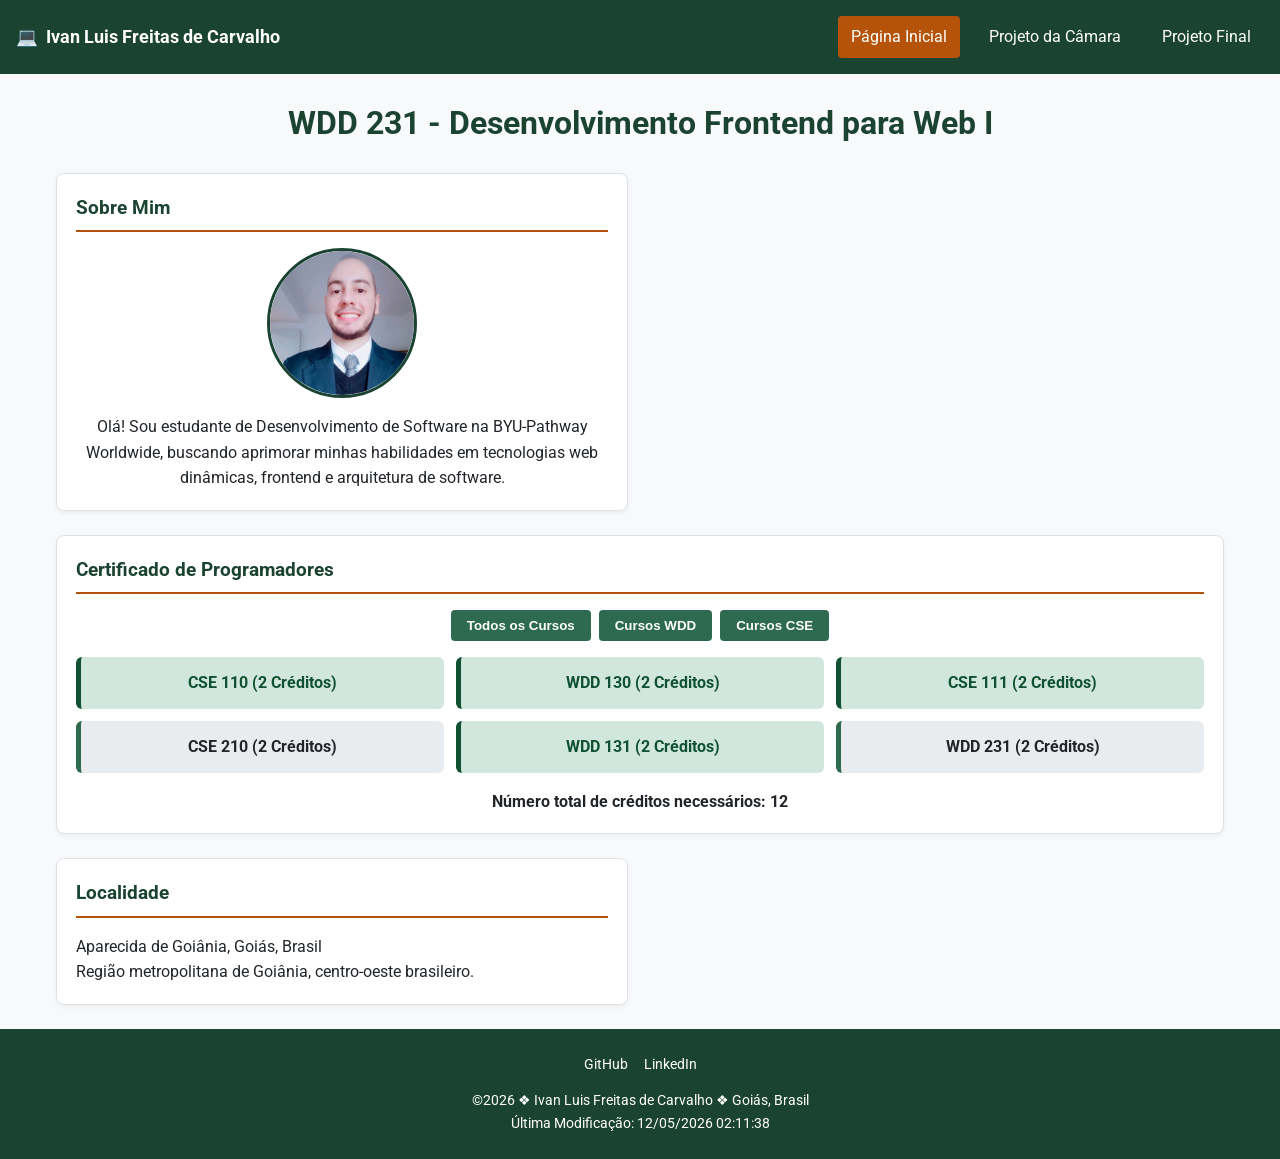
<file: index.html>
<!DOCTYPE html>
<html lang="pt-BR">
<head>
    <meta charset="UTF-8">
    <meta name="viewport" content="width=device-width, initial-scale=1.0">
    <meta name="description" content="Página inicial de WDD 231 - Desenvolvimento Frontend para Web I - Ivan Luis Freitas de Carvalho">
    <meta name="author" content="Ivan Luis Freitas de Carvalho">
    <title>WDD 231 - Desenvolvimento Frontend para Web I | Início</title>

    <!-- Google Fonts -->
    <link rel="preconnect" href="https://fonts.googleapis.com">
    <link rel="preconnect" href="https://fonts.gstatic.com" crossorigin>
    <link href="https://fonts.googleapis.com/css2?family=Roboto:wght@400;700&display=swap" rel="stylesheet">

    <!-- CSS -->
    <link rel="stylesheet" href="estilos/telas-pequenas.css">
    <link rel="stylesheet" href="estilos/telas-grandes.css">

    <!-- JavaScript com defer -->
    <script src="scripts/getdates.js" defer></script>
    <script src="scripts/courses.js" defer></script>
</head>
<body>
    <header>
        <div class="logo-container">
            <span class="logo-icon">💻</span>
            <span class="logo-text">Ivan Luis Freitas de Carvalho</span>
        </div>
        <button id="menu-btn" aria-label="Abrir menu de navegação">☰</button>
        <nav id="nav-menu">
            <ul>
                <li><a href="index.html" class="active">Página Inicial</a></li>
                <li><a href="camara/index.html">Projeto da Câmara</a></li>
                <li><a href="#">Projeto Final</a></li>
            </ul>
        </nav>
    </header>

    <main>
        <h1>WDD 231 - Desenvolvimento Frontend para Web I</h1>

        <div class="grid-container">
            <section class="card">
                <h2>Sobre Mim</h2>
                <div class="about-content">
                    <img src="imagens/perfil.jpg" alt="Foto de Perfil de Ivan" width="150" height="150" loading="lazy">
                    <p>Olá! Sou estudante de Desenvolvimento de Software na BYU-Pathway Worldwide, buscando aprimorar minhas habilidades em tecnologias web dinâmicas, frontend e arquitetura de software.</p>
                </div>
            </section>

            <section class="card">
                <h2>Certificado de Programadores</h2>
                <div class="filter-buttons">
                    <button id="all-btn">Todos os Cursos</button>
                    <button id="wdd-btn">Cursos WDD</button>
                    <button id="cse-btn">Cursos CSE</button>
                </div>
                <div id="courses-container" class="courses-grid">
                    <!-- Gerado dinamicamente via JavaScript -->
                </div>
                <p id="total-credits" class="credits-info"></p>
            </section>

            <section class="card">
                <h2>Localidade</h2>
                <p>Aparecida de Goiânia, Goiás, Brasil</p>
                <div class="map-placeholder">
                    <!-- Exemplo de conteúdo da região -->
                    <p>Região metropolitana de Goiânia, centro-oeste brasileiro.</p>
                </div>
            </section>
        </div>
    </main>

    <footer>
        <div class="social-links">
            <a href="https://github.com/ivancarvalho" target="_blank" rel="noopener">GitHub</a>
            <a href="https://www.linkedin.com/in/ivan-luis-freitas-de-carvalho-46660b95/" target="_blank" rel="noopener">LinkedIn</a>
        </div>
        <p>&copy;<span id="currentyear"></span> ❖ Ivan Luis Freitas de Carvalho ❖ Goiás, Brasil</p>
        <p id="ultimaModificacao"></p>
    </footer>
</body>
</html>
</file>
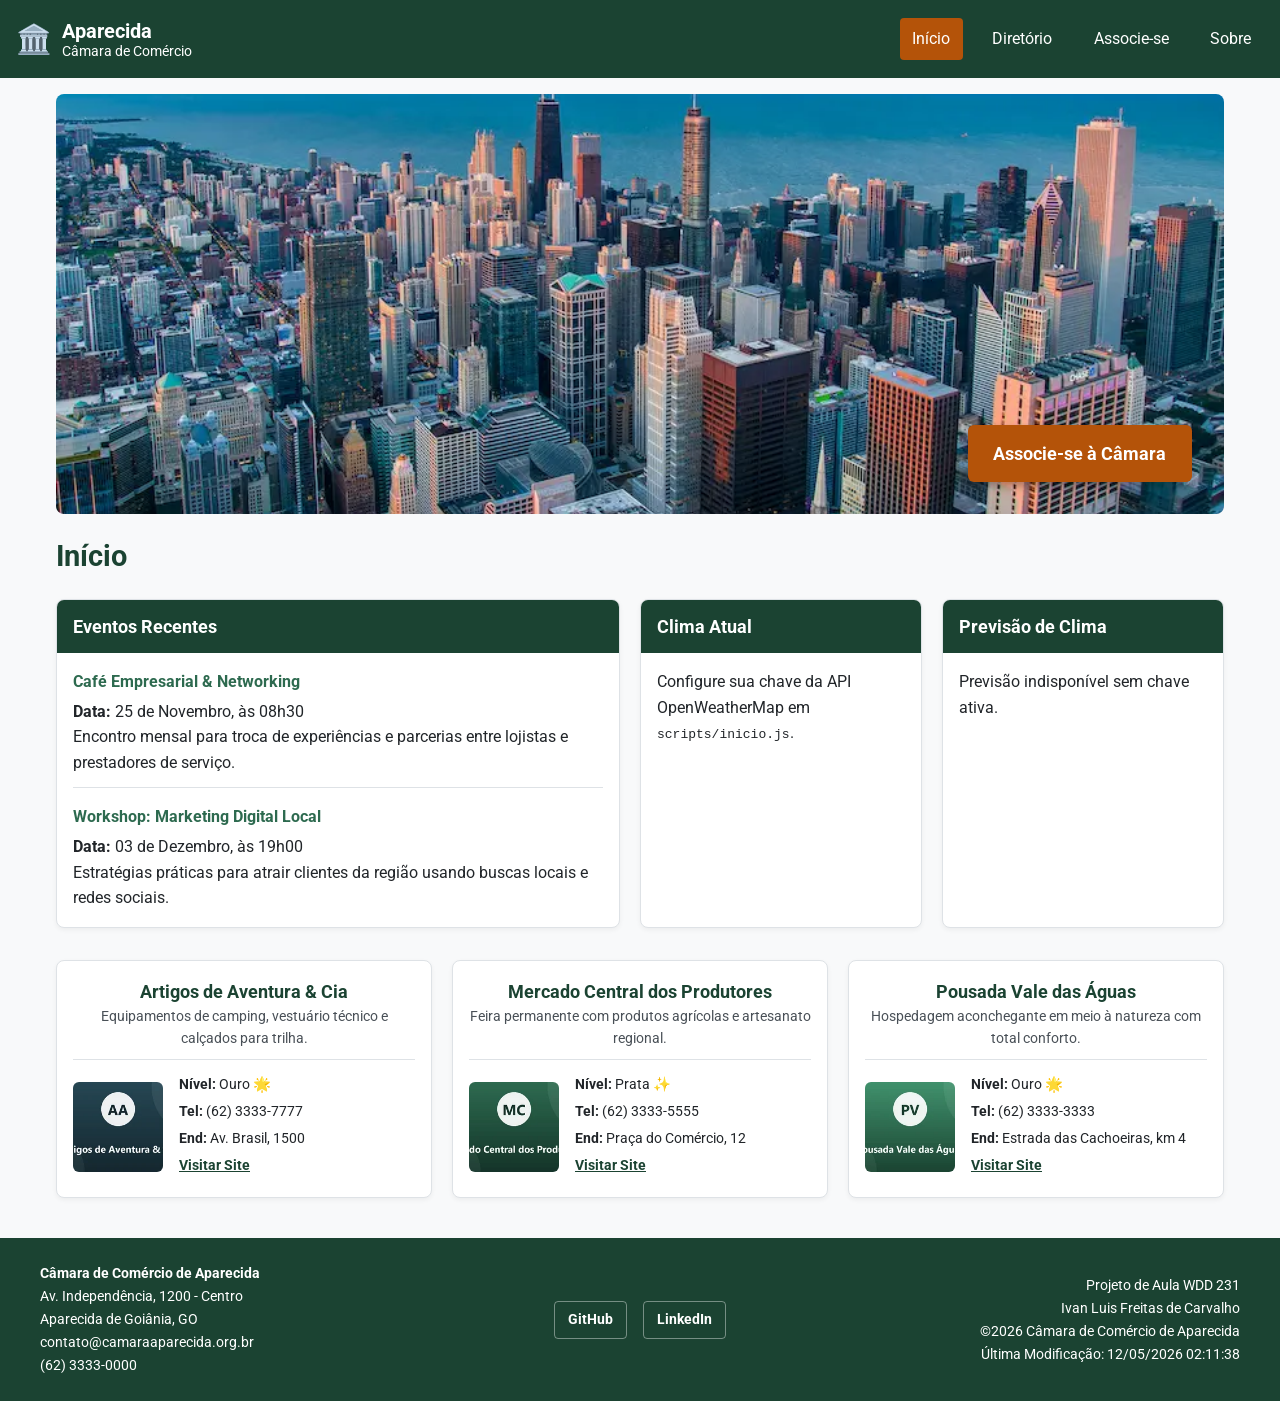
<file: camara/index.html>
<!DOCTYPE html>
<html lang="pt-BR">
<head>
    <meta charset="UTF-8">
    <meta name="viewport" content="width=device-width, initial-scale=1.0">
    <meta name="description" content="Página Inicial da Câmara de Comércio de Aparecida - Conectando empresas, eventos locais e desenvolvimento econômico.">
    <meta name="author" content="Ivan Luis Freitas de Carvalho">

    <!-- Open Graph Meta Tags -->
    <meta property="og:title" content="Câmara de Comércio de Aparecida | Início">
    <meta property="og:description" content="Fortalecendo o comércio local, promovendo networking e impulsionando negócios na região.">
    <meta property="og:image" content="https://ivancarvalho.github.io/wdd231/camara/imagens/hero.webp">
    <meta property="og:url" content="https://ivancarvalho.github.io/wdd231/camara/index.html">
    <meta property="og:type" content="website">

    <title>Câmara de Comércio de Aparecida | Página Inicial</title>

    <!-- Favicon -->
    <link rel="icon" href="imagens/favicon.ico">

    <!-- Google Fonts -->
    <link rel="preconnect" href="https://fonts.googleapis.com">
    <link rel="preconnect" href="https://fonts.gstatic.com" crossorigin>
    <link href="https://fonts.googleapis.com/css2?family=Roboto:wght@400;700&display=swap" rel="stylesheet">

    <!-- CSS Compartilhado -->
    <link rel="stylesheet" href="estilos/camara-pequena.css">
    <link rel="stylesheet" href="estilos/camara-grande.css">

    <!-- JavaScript com defer -->
    <script src="scripts/inicio.js" defer></script>
</head>
<body>
    <header>
        <div class="logo-container">
            <span class="logo-icon" aria-hidden="true">🏛️</span>
            <div class="site-title">
                <span class="brand-name">Aparecida</span>
                <span class="brand-sub">Câmara de Comércio</span>
            </div>
        </div>
        <button id="menu-btn" aria-label="Abrir menu de navegação">☰</button>
        <nav id="nav-menu">
            <ul>
                <li><a href="index.html" class="active">Início</a></li>
                <li><a href="diretorio.html">Diretório</a></li>
                <li><a href="associacao.html">Associe-se</a></li>
                <li><a href="sobre.html">Sobre</a></li>
            </ul>
        </nav>
    </header>

    <main>
        <!-- Seção Hero com tag <img> e CTA sobreposto -->
        <section class="hero-section">
            <img src="imagens/hero.webp" alt="Vista aérea de uma cidade com prédios comerciais ao entardecer" width="900" height="554">
            <a href="associacao.html" class="cta-button">Associe-se à Câmara</a>
        </section>

        <h1>Início</h1>

        <!-- Grade de 3 colunas: Eventos, Clima Atual e Previsão -->
        <div class="home-info-grid">
            <section class="info-card">
                <h2>Eventos Recentes</h2>
                <div class="card-body">
                    <article class="event-item">
                        <h3>Café Empresarial & Networking</h3>
                        <p><strong>Data:</strong> 25 de Novembro, às 08h30</p>
                        <p>Encontro mensal para troca de experiências e parcerias entre lojistas e prestadores de serviço.</p>
                    </article>
                    <article class="event-item">
                        <h3>Workshop: Marketing Digital Local</h3>
                        <p><strong>Data:</strong> 03 de Dezembro, às 19h00</p>
                        <p>Estratégias práticas para atrair clientes da região usando buscas locais e redes sociais.</p>
                    </article>
                </div>
            </section>

            <section class="info-card">
                <h2>Clima Atual</h2>
                <div id="current-weather" class="card-body weather-current">
                    <p>Carregando dados meteorológicos...</p>
                </div>
            </section>

            <section class="info-card">
                <h2>Previsão de Clima</h2>
                <div id="forecast-weather" class="card-body weather-forecast">
                    <p>Carregando previsão de 3 dias...</p>
                </div>
            </section>
        </div>

        <!-- Seção de Empresas em Destaque (Ouro/Prata aleatórias) -->
        <section class="spotlights-section">
            <h2 class="visually-hidden">Empresas em Destaque</h2>
            <div id="spotlights-container" class="spotlights-grid">
                <!-- Preenchido dinamicamente via JS -->
            </div>
        </section>
    </main>

    <footer>
        <div class="footer-grid">
            <div class="footer-contact">
                <p><strong>Câmara de Comércio de Aparecida</strong></p>
                <p>Av. Independência, 1200 - Centro</p>
                <p>Aparecida de Goiânia, GO</p>
                <p>contato@camaraaparecida.org.br</p>
                <p>(62) 3333-0000</p>
            </div>

            <div class="social-links">
                <a href="https://github.com/ivancarvalho" target="_blank" rel="noopener">GitHub</a>
                <a href="https://www.linkedin.com/in/ivan-luis-freitas-de-carvalho-46660b95/" target="_blank" rel="noopener">LinkedIn</a>
            </div>

            <div class="footer-meta">
                <p>Projeto de Aula WDD 231</p>
                <p>Ivan Luis Freitas de Carvalho</p>
                <p>&copy;<span id="currentyear"></span> Câmara de Comércio de Aparecida</p>
                <p id="ultimaModificacao"></p>
            </div>
        </div>
    </footer>
</body>
</html>
</file>
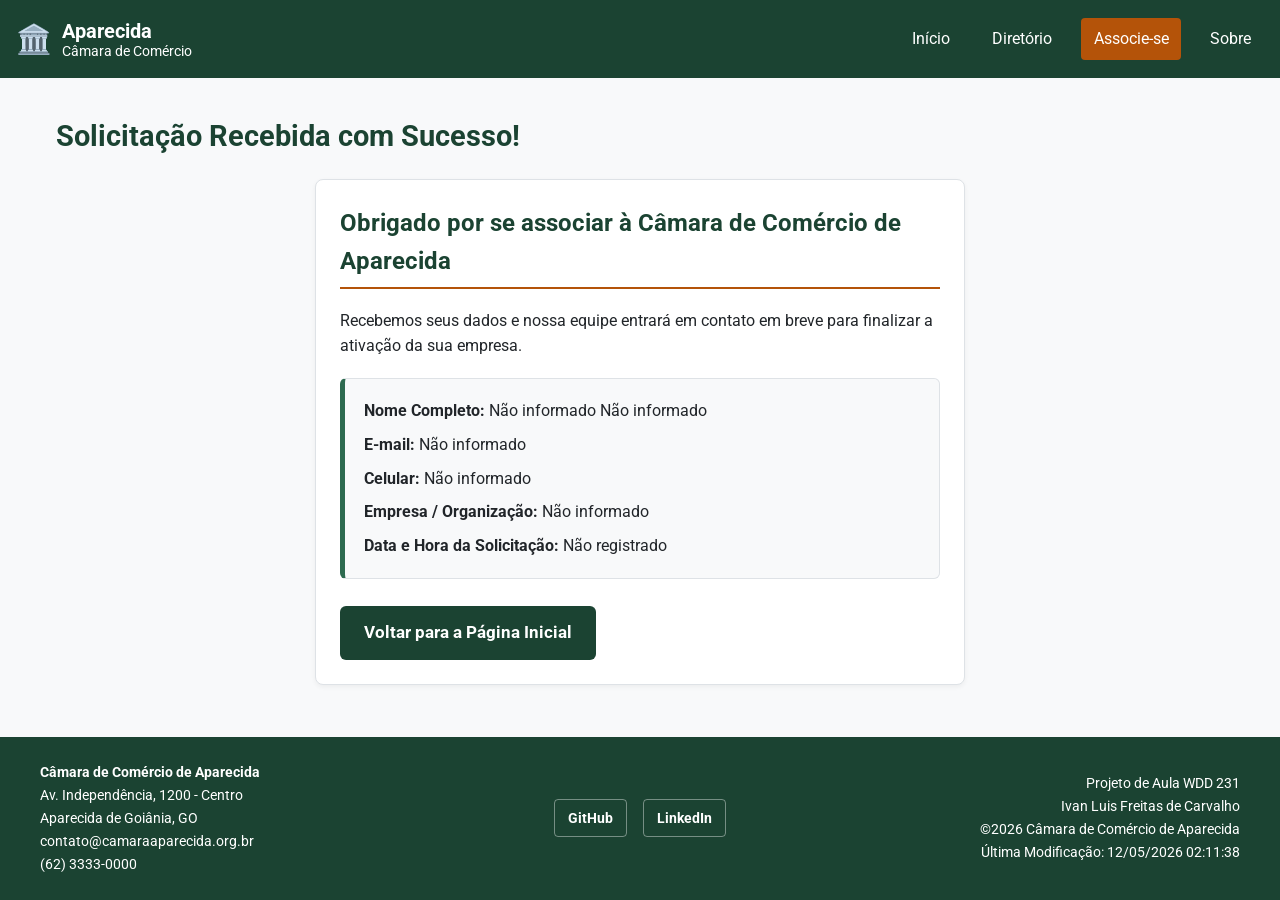
<file: camara/agradecimento.html>
<!DOCTYPE html>
<html lang="pt-BR">
<head>
    <meta charset="UTF-8">
    <meta name="viewport" content="width=device-width, initial-scale=1.0">
    <meta name="description" content="Confirmação de solicitação de associação - Câmara de Comércio de Aparecida.">
    <meta name="author" content="Ivan Luis Freitas de Carvalho">

    <title>Câmara de Comércio de Aparecida | Agradecimento</title>

    <!-- Favicon -->
    <link rel="icon" href="imagens/favicon.ico">

    <!-- Google Fonts -->
    <link rel="preconnect" href="https://fonts.googleapis.com">
    <link rel="preconnect" href="https://fonts.gstatic.com" crossorigin>
    <link href="https://fonts.googleapis.com/css2?family=Roboto:wght@400;700&display=swap" rel="stylesheet">

    <!-- CSS Compartilhado -->
    <link rel="stylesheet" href="estilos/camara-pequena.css">
    <link rel="stylesheet" href="estilos/camara-grande.css">

    <!-- JavaScript com defer -->
    <script src="scripts/agradecimento.js" defer></script>
</head>
<body>
    <header>
        <div class="logo-container">
            <span class="logo-icon" aria-hidden="true">🏛️</span>
            <div class="site-title">
                <span class="brand-name">Aparecida</span>
                <span class="brand-sub">Câmara de Comércio</span>
            </div>
        </div>
        <button id="menu-btn" aria-label="Abrir menu de navegação">☰</button>
        <nav id="nav-menu">
            <ul>
                <li><a href="index.html">Início</a></li>
                <li><a href="diretorio.html">Diretório</a></li>
                <li><a href="associacao.html" class="active">Associe-se</a></li>
                <li><a href="sobre.html">Sobre</a></li>
            </ul>
        </nav>
    </header>

    <main>
        <h1>Solicitação Recebida com Sucesso!</h1>

        <section class="thankyou-card">
            <h2>Obrigado por se associar à Câmara de Comércio de Aparecida</h2>
            <p>Recebemos seus dados e nossa equipe entrará em contato em breve para finalizar a ativação da sua empresa.</p>

            <div id="submission-details" class="submission-summary">
                <!-- Preenchido dinamicamente via JavaScript -->
            </div>

            <a href="index.html" class="back-home-btn">Voltar para a Página Inicial</a>
        </section>
    </main>

    <footer>
        <div class="footer-grid">
            <div class="footer-contact">
                <p><strong>Câmara de Comércio de Aparecida</strong></p>
                <p>Av. Independência, 1200 - Centro</p>
                <p>Aparecida de Goiânia, GO</p>
                <p>contato@camaraaparecida.org.br</p>
                <p>(62) 3333-0000</p>
            </div>

            <div class="social-links">
                <a href="https://github.com/ivancarvalho" target="_blank" rel="noopener">GitHub</a>
                <a href="https://www.linkedin.com/in/ivan-luis-freitas-de-carvalho-46660b95/" target="_blank" rel="noopener">LinkedIn</a>
            </div>

            <div class="footer-meta">
                <p>Projeto de Aula WDD 231</p>
                <p>Ivan Luis Freitas de Carvalho</p>
                <p>&copy;<span id="currentyear"></span> Câmara de Comércio de Aparecida</p>
                <p id="ultimaModificacao"></p>
            </div>
        </div>
    </footer>
</body>
</html>
</file>
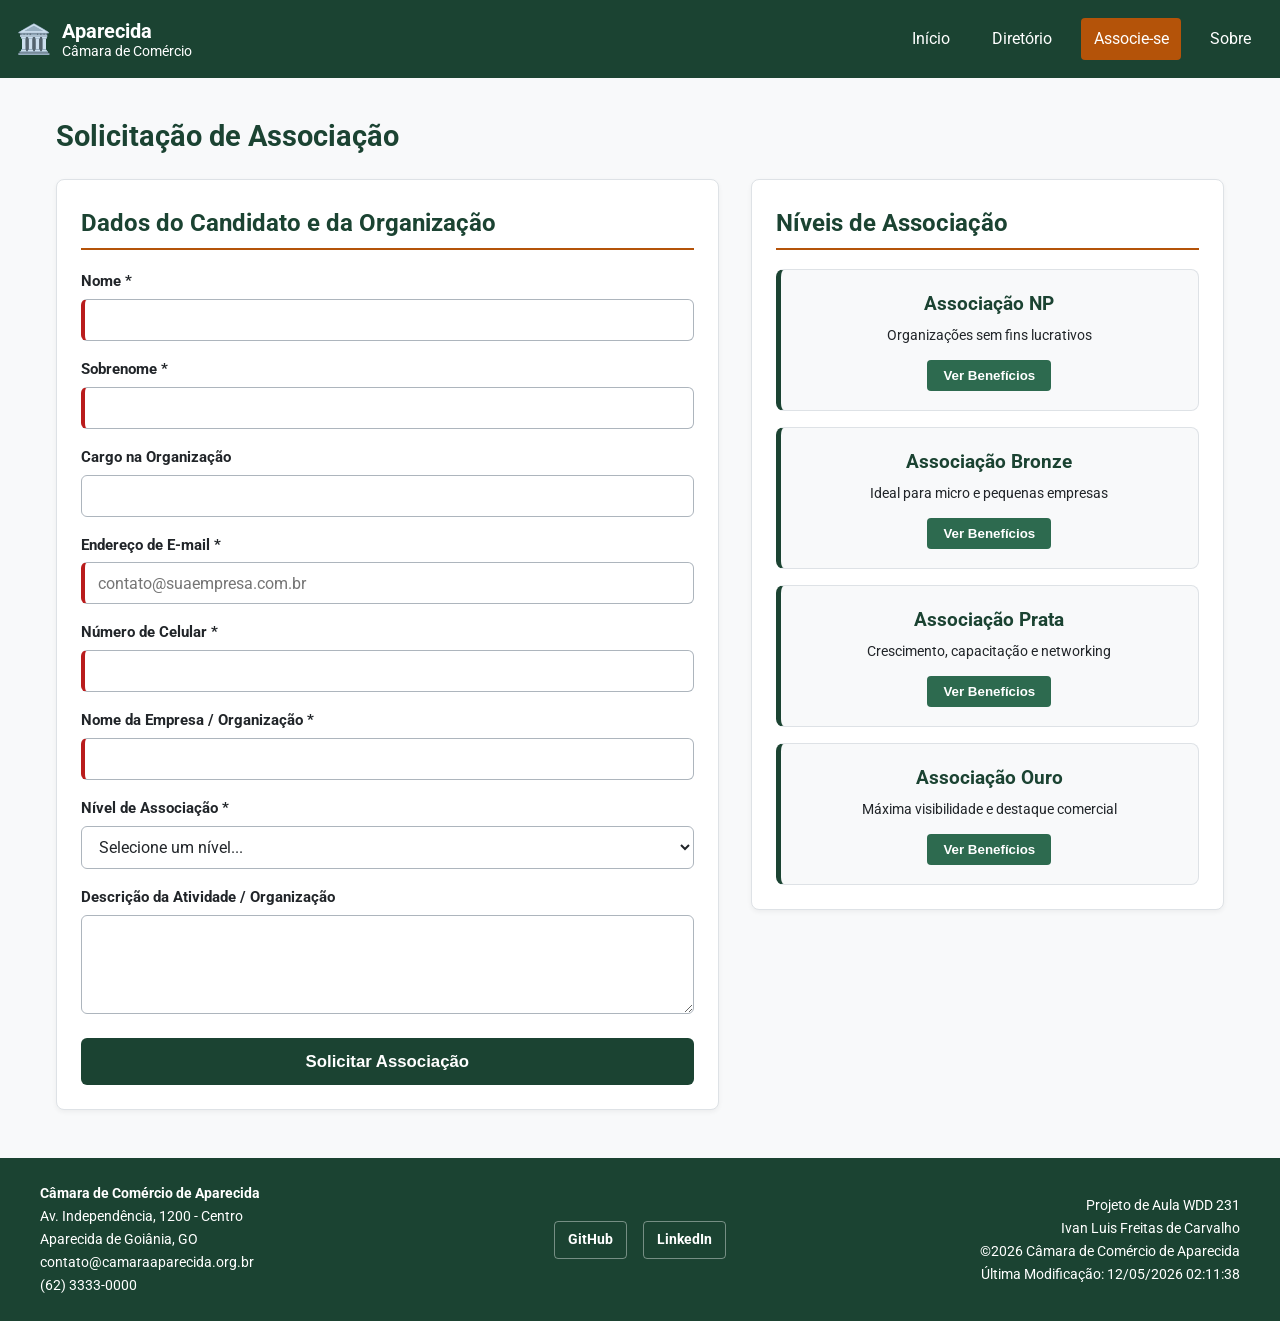
<file: camara/associacao.html>
<!DOCTYPE html>
<html lang="pt-BR">
<head>
    <meta charset="UTF-8">
    <meta name="viewport" content="width=device-width, initial-scale=1.0">
    <meta name="description" content="Associe-se à Câmara de Comércio de Aparecida - Conheça nossos planos de associação e envie sua proposta.">
    <meta name="author" content="Ivan Luis Freitas de Carvalho">

    <!-- Open Graph Meta Tags -->
    <meta property="og:title" content="Associe-se | Câmara de Comércio de Aparecida">
    <meta property="og:description" content="Fortaleça sua empresa com networking, eventos e visibilidade na Câmara de Comércio de Aparecida.">
    <meta property="og:image" content="https://ivancarvalho.github.io/wdd231/camara/imagens/hero.webp">
    <meta property="og:url" content="https://ivancarvalho.github.io/wdd231/camara/associacao.html">
    <meta property="og:type" content="website">

    <title>Câmara de Comércio de Aparecida | Associe-se</title>

    <!-- Favicon -->
    <link rel="icon" href="imagens/favicon.ico">

    <!-- Google Fonts -->
    <link rel="preconnect" href="https://fonts.googleapis.com">
    <link rel="preconnect" href="https://fonts.gstatic.com" crossorigin>
    <link href="https://fonts.googleapis.com/css2?family=Roboto:wght@400;700&display=swap" rel="stylesheet">

    <!-- CSS Compartilhado -->
    <link rel="stylesheet" href="estilos/camara-pequena.css">
    <link rel="stylesheet" href="estilos/camara-grande.css">

    <!-- JavaScript com defer -->
    <script src="scripts/associacao.js" defer></script>
</head>
<body>
    <header>
        <div class="logo-container">
            <span class="logo-icon" aria-hidden="true">🏛️</span>
            <div class="site-title">
                <span class="brand-name">Aparecida</span>
                <span class="brand-sub">Câmara de Comércio</span>
            </div>
        </div>
        <button id="menu-btn" aria-label="Abrir menu de navegação">☰</button>
        <nav id="nav-menu">
            <ul>
                <li><a href="index.html">Início</a></li>
                <li><a href="diretorio.html">Diretório</a></li>
                <li><a href="associacao.html" class="active">Associe-se</a></li>
                <li><a href="sobre.html">Sobre</a></li>
            </ul>
        </nav>
    </header>

    <main>
        <h1>Solicitação de Associação</h1>

        <div class="join-layout">
            <!-- Coluna 1: Formulário de Pedido de Associação -->
            <section class="form-section">
                <h2>Dados do Candidato e da Organização</h2>
                <form method="get" action="agradecimento.html" class="join-form">
                    <label>
                        Nome *
                        <input type="text" name="nome" title="Informe seu primeiro nome" autocomplete="given-name" required>
                    </label>

                    <label>
                        Sobrenome *
                        <input type="text" name="sobrenome" title="Informe seu sobrenome" autocomplete="family-name" required>
                    </label>

                    <label>
                        Cargo na Organização
                        <input type="text" name="cargo" title="Informe seu cargo (mínimo 7 letras, espaços ou hifens)" autocomplete="organization-title" pattern="[A-Za-zÀ-ÿ\s\-]{7,}">
                    </label>

                    <label>
                        Endereço de E-mail *
                        <input type="email" name="email" title="Informe um endereço de e-mail válido" autocomplete="email" placeholder="contato@suaempresa.com.br" required>
                    </label>

                    <label>
                        Número de Celular *
                        <input type="tel" name="telefone" title="Informe seu número de telefone celular com DDD" autocomplete="tel" required>
                    </label>

                    <label>
                        Nome da Empresa / Organização *
                        <input type="text" name="organizacao" title="Informe o nome da sua empresa ou organização" autocomplete="organization" required>
                    </label>

                    <label>
                        Nível de Associação *
                        <select name="nivel" title="Selecione o nível de associação desejado" required>
                            <option value="" disabled selected>Selecione um nível...</option>
                            <option value="np">Associação NP (Sem Fins Lucrativos - Isento)</option>
                            <option value="bronze">Associação Bronze</option>
                            <option value="silver">Associação Prata (Silver)</option>
                            <option value="gold">Associação Ouro (Gold)</option>
                        </select>
                    </label>

                    <label>
                        Descrição da Atividade / Organização
                        <textarea name="descricao" title="Descreva brevemente os produtos ou serviços da sua organização" rows="4"></textarea>
                    </label>

                    <input type="hidden" name="timestamp" id="timestamp">

                    <button type="submit" class="submit-btn">Solicitar Associação</button>
                </form>
            </section>

            <!-- Coluna 2: 4 Cartões de Níveis de Associação -->
            <section class="membership-section">
                <h2>Níveis de Associação</h2>
                <div class="membership-cards">
                    <article class="membership-card card-1">
                        <h3>Associação NP</h3>
                        <p>Organizações sem fins lucrativos</p>
                        <button type="button" class="modal-open-btn" data-modal="modal-np">Ver Benefícios</button>
                    </article>

                    <article class="membership-card card-2">
                        <h3>Associação Bronze</h3>
                        <p>Ideal para micro e pequenas empresas</p>
                        <button type="button" class="modal-open-btn" data-modal="modal-bronze">Ver Benefícios</button>
                    </article>

                    <article class="membership-card card-3">
                        <h3>Associação Prata</h3>
                        <p>Crescimento, capacitação e networking</p>
                        <button type="button" class="modal-open-btn" data-modal="modal-silver">Ver Benefícios</button>
                    </article>

                    <article class="membership-card card-4">
                        <h3>Associação Ouro</h3>
                        <p>Máxima visibilidade e destaque comercial</p>
                        <button type="button" class="modal-open-btn" data-modal="modal-gold">Ver Benefícios</button>
                    </article>
                </div>
            </section>
        </div>

        <!-- 4 Modais HTML (<dialog>) -->
        <dialog id="modal-np" class="membership-modal">
            <div class="modal-content">
                <h3>Associação NP (Sem Fins Lucrativos)</h3>
                <p><strong>Investimento:</strong> Gratuito (Isento de taxa)</p>
                <ul>
                    <li>Listagem básica no Diretório Comercial da Câmara</li>
                    <li>Acesso a reuniões comunitárias mensais</li>
                    <li>Divulgação de campanhas sociais no boletim informativo</li>
                </ul>
                <button type="button" class="modal-close-btn">Fechar</button>
            </div>
        </dialog>

        <dialog id="modal-bronze" class="membership-modal">
            <div class="modal-content">
                <h3>Associação Bronze</h3>
                <p><strong>Investimento:</strong> R$ 90,00 / mês</p>
                <ul>
                    <li>Listagem completa no Diretório Comercial com logotipo e link</li>
                    <li>Desconto de 15% em workshops e treinamentos</li>
                    <li>Convite para os cafés empresariais de networking</li>
                </ul>
                <button type="button" class="modal-close-btn">Fechar</button>
            </div>
        </dialog>

        <dialog id="modal-silver" class="membership-modal">
            <div class="modal-content">
                <h3>Associação Prata</h3>
                <p><strong>Investimento:</strong> R$ 180,00 / mês</p>
                <ul>
                    <li>Todos os benefícios do nível Bronze</li>
                    <li>Elegível para rotação nos Destaques da Página Inicial</li>
                    <li>Desconto de 30% em eventos e treinamentos</li>
                    <li>Publicação trimestral nas redes sociais da Câmara</li>
                </ul>
                <button type="button" class="modal-close-btn">Fechar</button>
            </div>
        </dialog>

        <dialog id="modal-gold" class="membership-modal">
            <div class="modal-content">
                <h3>Associação Ouro</h3>
                <p><strong>Investimento:</strong> R$ 320,00 / mês</p>
                <ul>
                    <li>Todos os benefícios do nível Prata</li>
                    <li>Prioridade máxima nos Destaques da Página Inicial</li>
                    <li>Acesso gratuito a todos os almoços executivos e treinamentos</li>
                    <li>Oportunidade de patrocínio master em feiras e eventos anuais</li>
                </ul>
                <button type="button" class="modal-close-btn">Fechar</button>
            </div>
        </dialog>
    </main>

    <footer>
        <div class="footer-grid">
            <div class="footer-contact">
                <p><strong>Câmara de Comércio de Aparecida</strong></p>
                <p>Av. Independência, 1200 - Centro</p>
                <p>Aparecida de Goiânia, GO</p>
                <p>contato@camaraaparecida.org.br</p>
                <p>(62) 3333-0000</p>
            </div>

            <div class="social-links">
                <a href="https://github.com/ivancarvalho" target="_blank" rel="noopener">GitHub</a>
                <a href="https://www.linkedin.com/in/ivan-luis-freitas-de-carvalho-46660b95/" target="_blank" rel="noopener">LinkedIn</a>
            </div>

            <div class="footer-meta">
                <p>Projeto de Aula WDD 231</p>
                <p>Ivan Luis Freitas de Carvalho</p>
                <p>&copy;<span id="currentyear"></span> Câmara de Comércio de Aparecida</p>
                <p id="ultimaModificacao"></p>
            </div>
        </div>
    </footer>
</body>
</html>
</file>
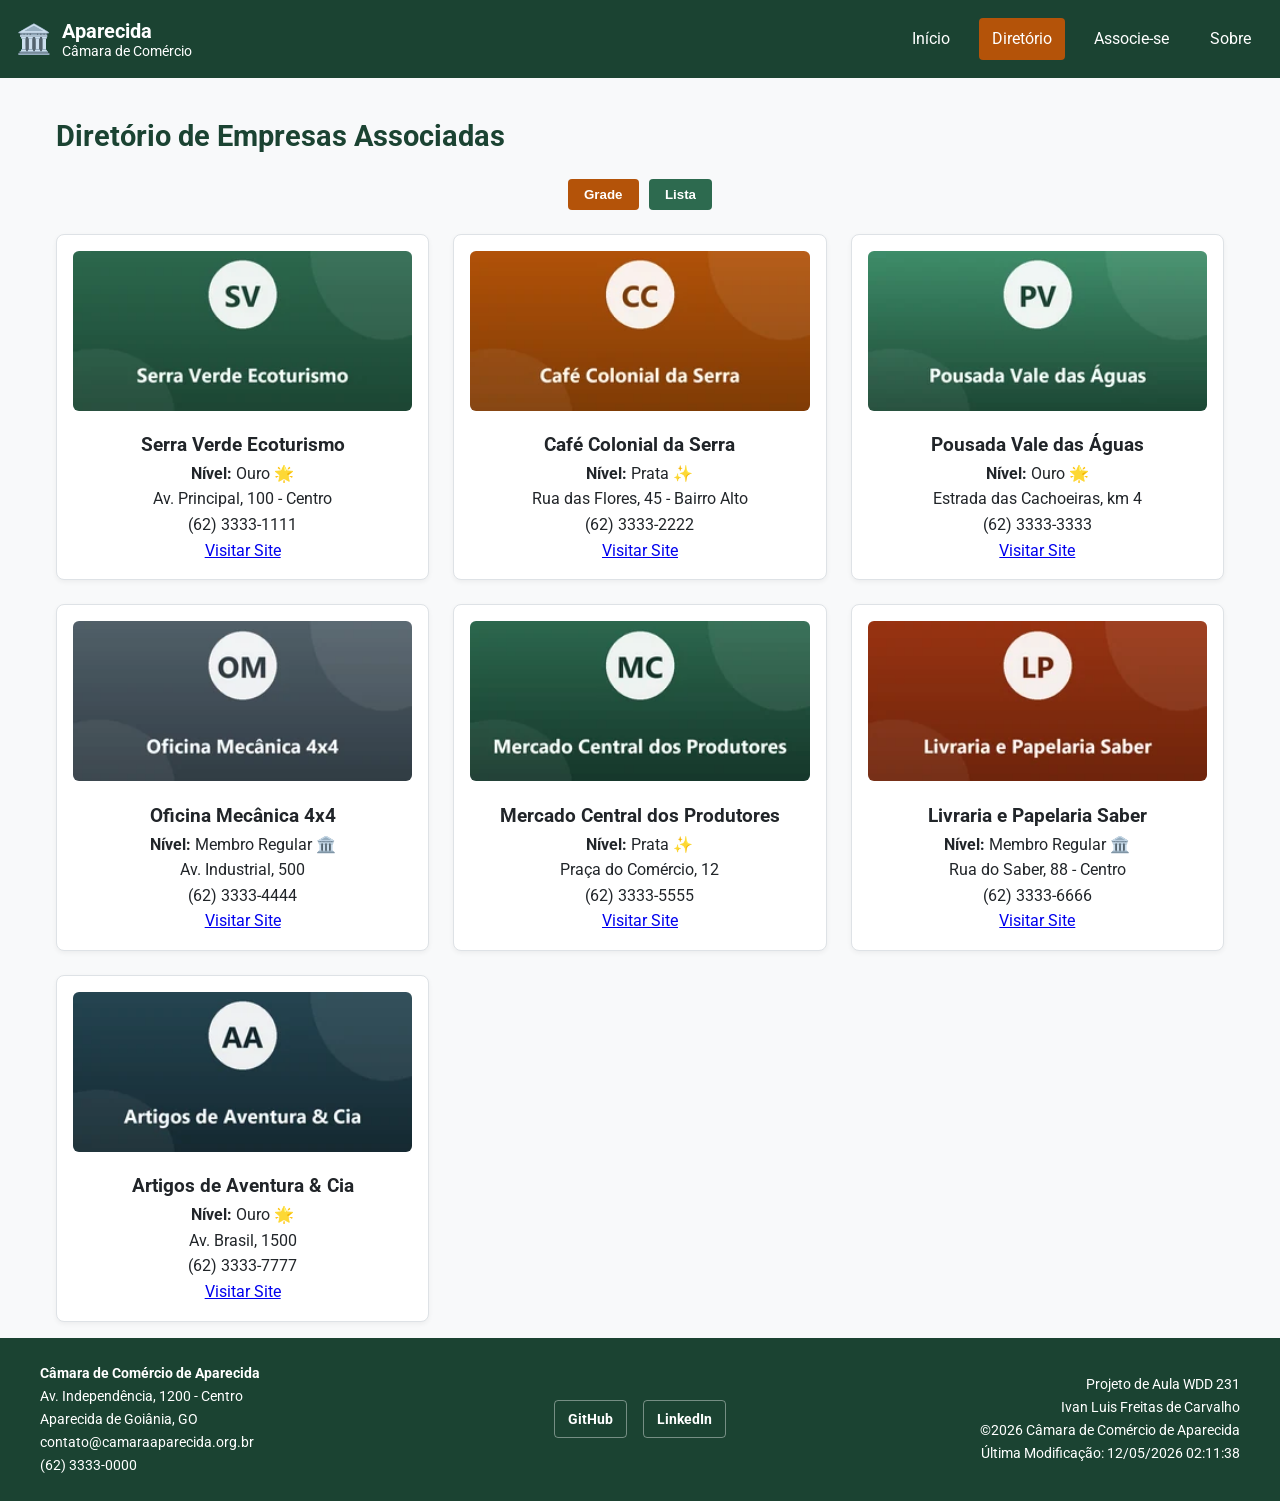
<file: camara/diretorio.html>
<!DOCTYPE html>
<html lang="pt-BR">
<head>
    <meta charset="UTF-8">
    <meta name="viewport" content="width=device-width, initial-scale=1.0">
    <meta name="description" content="Diretório de Empresas e Associações - Câmara de Comércio de Aparecida">
    <meta name="author" content="Ivan Luis Freitas de Carvalho">
    
    <!-- Open Graph Meta Tags (Facebook) -->
    <meta property="og:title" content="Diretório Comercial | Câmara de Comércio de Aparecida">
    <meta property="og:description" content="Conheça as empresas locais associadas e impulsione o comércio regional.">
    <meta property="og:image" content="https://ivancarvalho.github.io/wdd231/camara/imagens/empresa1.webp">
    <meta property="og:url" content="https://ivancarvalho.github.io/wdd231/camara/diretorio.html">
    <meta property="og:type" content="website">

    <title>Câmara de Comércio | Diretório de Membros</title>

    <!-- Favicon -->
    <link rel="icon" href="imagens/favicon.ico">

    <!-- Google Fonts -->
    <link rel="preconnect" href="https://fonts.googleapis.com">
    <link rel="preconnect" href="https://fonts.gstatic.com" crossorigin>
    <link href="https://fonts.googleapis.com/css2?family=Roboto:wght@400;700&display=swap" rel="stylesheet">

    <!-- CSS -->
    <link rel="stylesheet" href="estilos/camara-pequena.css">
    <link rel="stylesheet" href="estilos/camara-grande.css">

    <!-- JavaScript com defer -->
    <script src="scripts/diretorio.js" defer></script>
</head>
<body>
    <header>
        <div class="logo-container">
            <span class="logo-icon" aria-hidden="true">🏛️</span>
            <div class="site-title">
                <span class="brand-name">Aparecida</span>
                <span class="brand-sub">Câmara de Comércio</span>
            </div>
        </div>
        <button id="menu-btn" aria-label="Abrir menu de navegação">☰</button>
        <nav id="nav-menu">
            <ul>
                <li><a href="index.html">Início</a></li>
                <li><a href="diretorio.html" class="active">Diretório</a></li>
                <li><a href="associacao.html">Associe-se</a></li>
                <li><a href="sobre.html">Sobre</a></li>
            </ul>
        </nav>
    </header>

    <main>
        <h1>Diretório de Empresas Associadas</h1>
        
        <div class="view-controls">
            <button id="grid-btn" class="active-view">Grade</button>
            <button id="list-btn">Lista</button>
        </div>

        <section id="members-container" class="grid-view">
            <!-- Os cartões ou linhas de membros serão inseridos aqui dinamicamente via JS -->
        </section>
    </main>

    <footer>
        <div class="footer-grid">
            <div class="footer-contact">
                <p><strong>Câmara de Comércio de Aparecida</strong></p>
                <p>Av. Independência, 1200 - Centro</p>
                <p>Aparecida de Goiânia, GO</p>
                <p>contato@camaraaparecida.org.br</p>
                <p>(62) 3333-0000</p>
            </div>

            <div class="social-links">
                <a href="https://github.com/ivancarvalho" target="_blank" rel="noopener">GitHub</a>
                <a href="https://www.linkedin.com/in/ivan-luis-freitas-de-carvalho-46660b95/" target="_blank" rel="noopener">LinkedIn</a>
            </div>

            <div class="footer-meta">
                <p>Projeto de Aula WDD 231</p>
                <p>Ivan Luis Freitas de Carvalho</p>
                <p>&copy;<span id="currentyear"></span> Câmara de Comércio de Aparecida</p>
                <p id="ultimaModificacao"></p>
            </div>
        </div>
    </footer>
</body>
</html>
</file>
<file: estilos/telas-pequenas.css>
:root {
    --primary-color: #1b4332;
    --secondary-color: #2d6a4f;
    --accent-color: #b45309;
    --bg-color: #f8f9fa;
    --text-color: #212529;
    --card-bg: #ffffff;
    --font-family: 'Roboto', sans-serif;
}

* {
    box-sizing: border-box;
    margin: 0;
    padding: 0;
}

body {
    font-family: var(--font-family);
    background-color: var(--bg-color);
    color: var(--text-color);
    line-height: 1.6;
    display: flex;
    flex-direction: column;
    min-height: 100vh;
}

header {
    background-color: var(--primary-color);
    color: #fff;
    display: flex;
    justify-content: space-between;
    align-items: center;
    padding: 1rem;
    position: relative;
}

.logo-container {
    display: flex;
    align-items: center;
    gap: 0.5rem;
    font-weight: bold;
    font-size: 1.1rem;
}

#menu-btn {
    background: none;
    border: none;
    color: #fff;
    font-size: 1.8rem;
    cursor: pointer;
}

nav {
    display: none;
    position: absolute;
    top: 100%;
    left: 0;
    width: 100%;
    background-color: var(--secondary-color);
    z-index: 10;
}

nav.open {
    display: block;
}

nav ul {
    list-style: none;
}

nav a {
    display: block;
    color: #fff;
    text-decoration: none;
    padding: 1rem;
    border-top: 1px solid rgba(255,255,255,0.1);
}

nav a:hover, nav a.active {
    background-color: var(--accent-color);
}

main {
    flex: 1;
    padding: 1.5rem 1rem;
    max-width: 1200px;
    margin: 0 auto;
    width: 100%;
}

h1 {
    text-align: center;
    margin-bottom: 1.5rem;
    color: var(--primary-color);
    font-size: 1.5rem;
}

.grid-container {
    display: grid;
    grid-template-columns: 1fr;
    gap: 1.5rem;
}

.card {
    background-color: var(--card-bg);
    border-radius: 8px;
    padding: 1.2rem;
    box-shadow: 0 2px 5px rgba(0,0,0,0.05);
    border: 1px solid #dee2e6;
}

.card h2 {
    font-size: 1.2rem;
    color: var(--primary-color);
    border-bottom: 2px solid var(--accent-color);
    padding-bottom: 0.4rem;
    margin-bottom: 1rem;
}

.about-content {
    display: flex;
    flex-direction: column;
    align-items: center;
    gap: 1rem;
    text-align: center;
}

.about-content img {
    border-radius: 50%;
    object-fit: cover;
    border: 3px solid var(--primary-color);
}

.filter-buttons {
    display: flex;
    justify-content: center;
    gap: 0.5rem;
    margin-bottom: 1rem;
    flex-wrap: wrap;
}

.filter-buttons button {
    padding: 0.5rem 1rem;
    border: none;
    background-color: var(--secondary-color);
    color: #fff;
    border-radius: 4px;
    cursor: pointer;
    font-weight: bold;
}

.filter-buttons button:hover {
    background-color: var(--accent-color);
}

.courses-grid {
    display: grid;
    grid-template-columns: 1fr;
    gap: 0.8rem;
}

.course-card {
    background-color: #e9ecef;
    padding: 0.8rem;
    border-radius: 6px;
    text-align: center;
    font-weight: bold;
    border-left: 5px solid var(--secondary-color);
}

.course-card.completed {
    background-color: #d1e7dd;
    border-left-color: #0f5132;
    color: #0f5132;
}

.credits-info {
    margin-top: 1rem;
    text-align: center;
    font-weight: bold;
}

footer {
    background-color: var(--primary-color);
    color: #fff;
    text-align: center;
    padding: 1.5rem 1rem;
    margin-top: auto;
    font-size: 0.9rem;
}

.social-links {
    display: flex;
    justify-content: center;
    gap: 1rem;
    margin-bottom: 0.8rem;
}

.social-links a {
    color: #fff;
    text-decoration: none;
}

.social-links a:hover {
    color: var(--accent-color);
}
</file>
<file: estilos/telas-grandes.css>
@media screen and (min-width: 768px) {
    #menu-btn {
        display: none;
    }

    nav {
        display: block;
        position: static;
        width: auto;
        background: none;
    }

    nav ul {
        display: flex;
        gap: 1rem;
    }

    nav a {
        border-top: none;
        padding: 0.5rem 0.8rem;
        border-radius: 4px;
    }

    .grid-container {
        grid-template-columns: 1fr 1fr;
    }

    .card:nth-child(2) {
        grid-column: 1 / -1;
    }

    .courses-grid {
        grid-template-columns: repeat(3, 1fr);
    }

    h1 {
        font-size: 2rem;
    }
}
</file>
<file: camara/estilos/camara-pequena.css>
:root {
    --primary-color: #1b4332;
    --secondary-color: #2d6a4f;
    --accent-color: #b45309;
    --bg-color: #f8f9fa;
    --text-color: #212529;
    --card-bg: #ffffff;
    --border-color: #dee2e6;
    --font-family: 'Roboto', sans-serif;
}

* {
    box-sizing: border-box;
    margin: 0;
    padding: 0;
}

body {
    font-family: var(--font-family);
    background-color: var(--bg-color);
    color: var(--text-color);
    line-height: 1.6;
    display: flex;
    flex-direction: column;
    min-height: 100vh;
}

/* Cabeçalho e Navegação */
header {
    background-color: var(--primary-color);
    color: #fff;
    display: flex;
    justify-content: space-between;
    align-items: center;
    padding: 1rem;
    position: relative;
}

.logo-container {
    display: flex;
    align-items: center;
    gap: 0.6rem;
}

.logo-icon {
    font-size: 1.8rem;
}

.site-title {
    display: flex;
    flex-direction: column;
    line-height: 1.2;
}

.brand-name {
    font-size: 1.25rem;
    font-weight: 700;
}

.brand-sub {
    font-size: 0.85rem;
}

#menu-btn {
    background: none;
    border: none;
    color: #fff;
    font-size: 1.8rem;
    cursor: pointer;
}

nav {
    display: none;
    position: absolute;
    top: 100%;
    left: 0;
    width: 100%;
    background-color: var(--secondary-color);
    z-index: 10;
}

nav.open {
    display: block;
}

nav ul {
    list-style: none;
}

nav a {
    display: block;
    color: #fff;
    text-decoration: none;
    padding: 1rem;
    border-top: 1px solid rgba(255, 255, 255, 0.15);
}

nav a:hover,
nav a.active {
    background-color: var(--accent-color);
}

/* Conteúdo Principal */
main {
    flex: 1;
    padding: 1rem;
    max-width: 1200px;
    margin: 0 auto;
    width: 100%;
}

h1 {
    margin: 1.2rem 0;
    color: var(--primary-color);
    font-size: 1.8rem;
}

/* Hero Section + CTA */
.hero-section {
    position: relative;
    width: 100%;
    overflow: hidden;
    border-radius: 8px;
}

.hero-section img {
    display: block;
    width: 100%;
    height: auto;
    max-height: 420px;
    object-fit: cover;
}

.cta-button {
    position: absolute;
    bottom: 1rem;
    right: 1rem;
    background-color: var(--accent-color);
    color: #fff;
    text-decoration: none;
    font-weight: 700;
    padding: 0.75rem 1.25rem;
    border-radius: 6px;
    box-shadow: 0 4px 8px rgba(0, 0, 0, 0.3);
}

.cta-button:hover {
    background-color: var(--primary-color);
}

/* Grade de Informações (Eventos, Clima, Previsão) */
.home-info-grid {
    display: grid;
    grid-template-columns: 1fr;
    gap: 1.25rem;
    margin-bottom: 2rem;
}

.info-card {
    background-color: var(--card-bg);
    border: 1px solid var(--border-color);
    border-radius: 8px;
    overflow: hidden;
    box-shadow: 0 2px 5px rgba(0, 0, 0, 0.05);
}

.info-card h2 {
    background-color: var(--primary-color);
    color: #fff;
    font-size: 1.15rem;
    padding: 0.75rem 1rem;
    margin: 0;
    text-align: left;
}

.card-body {
    padding: 1rem;
}

.event-item {
    margin-bottom: 1rem;
    padding-bottom: 0.75rem;
    border-bottom: 1px solid var(--border-color);
}

.event-item:last-child {
    margin-bottom: 0;
    padding-bottom: 0;
    border-bottom: none;
}

.event-item h3 {
    font-size: 1rem;
    color: var(--secondary-color);
    margin-bottom: 0.25rem;
}

/* Clima */
.weather-main {
    display: flex;
    align-items: center;
    gap: 1rem;
}

.weather-temp {
    font-size: 2rem;
    font-weight: 700;
    color: var(--primary-color);
}

.weather-desc {
    text-transform: capitalize;
    font-weight: 700;
}

.forecast-day {
    padding: 0.5rem 0;
    border-bottom: 1px solid var(--border-color);
    font-size: 1.05rem;
}

.forecast-day:last-child {
    border-bottom: none;
}

/* Destaques de Empresas */
.visually-hidden {
    position: absolute;
    width: 1px;
    height: 1px;
    overflow: hidden;
    clip: rect(0, 0, 0, 0);
}

.spotlights-grid {
    display: grid;
    grid-template-columns: 1fr;
    gap: 1.25rem;
    margin-bottom: 1.5rem;
}

.spotlight-card {
    background-color: var(--card-bg);
    border: 1px solid var(--border-color);
    border-radius: 8px;
    padding: 1rem;
    box-shadow: 0 2px 5px rgba(0, 0, 0, 0.05);
}

.spotlight-header {
    text-align: center;
    border-bottom: 1px solid var(--border-color);
    padding-bottom: 0.6rem;
    margin-bottom: 0.8rem;
}

.spotlight-header h3 {
    color: var(--primary-color);
    font-size: 1.15rem;
}

.spotlight-tagline {
    font-size: 0.85rem;
    color: #495057;
}

.spotlight-body {
    display: flex;
    align-items: center;
    gap: 1rem;
}

.spotlight-body img {
    width: 90px;
    height: 90px;
    object-fit: cover;
    border-radius: 6px;
    flex-shrink: 0;
}

.spotlight-details p,
.spotlight-details a {
    font-size: 0.9rem;
    margin-bottom: 0.25rem;
    word-break: break-word;
}

.spotlight-details a {
    color: var(--primary-color);
    font-weight: 700;
}

/* Estilos da Página Diretório (mantidos para consistência) */
.view-controls {
    text-align: center;
    margin-bottom: 1.5rem;
}

.view-controls button {
    padding: 0.5rem 1rem;
    border: none;
    background-color: var(--secondary-color);
    color: #fff;
    cursor: pointer;
    font-weight: 700;
    border-radius: 4px;
    margin: 0 0.2rem;
}

.view-controls button.active-view {
    background-color: var(--accent-color);
}

.grid-view {
    display: grid;
    grid-template-columns: 1fr;
    gap: 1.5rem;
}

.grid-view .member-card {
    background-color: var(--card-bg);
    border: 1px solid var(--border-color);
    border-radius: 8px;
    padding: 1rem;
    text-align: center;
    box-shadow: 0 2px 5px rgba(0, 0, 0, 0.05);
}

.grid-view .member-card img {
    width: 100%;
    max-height: 160px;
    object-fit: cover;
    border-radius: 6px;
    margin-bottom: 0.8rem;
}

.list-view {
    display: flex;
    flex-direction: column;
    gap: 0.8rem;
}

.list-view .member-card {
    background-color: var(--card-bg);
    border: 1px solid var(--border-color);
    padding: 1rem;
    border-radius: 6px;
    display: flex;
    flex-direction: column;
    gap: 0.3rem;
}

.list-view .member-card img {
    display: none;
}

/* Rodapé */
footer {
    background-color: var(--primary-color);
    color: #fff;
    padding: 1.5rem 1rem;
    margin-top: auto;
    font-size: 0.9rem;
}

.footer-grid {
    max-width: 1200px;
    margin: 0 auto;
    display: grid;
    grid-template-columns: 1fr;
    gap: 1.2rem;
    text-align: center;
}

.social-links {
    display: flex;
    justify-content: center;
    align-items: center;
    gap: 1rem;
}

.social-links a {
    color: #fff;
    text-decoration: none;
    font-weight: 700;
    padding: 0.4rem 0.8rem;
    border: 1px solid rgba(255, 255, 255, 0.4);
    border-radius: 4px;
}

.social-links a:hover {
    background-color: var(--accent-color);
    border-color: var(--accent-color);
}

/* =========================================================
   Página Associe-se (Formulário, Cartões, Animação e Modais)
   ========================================================= */
.join-layout {
    display: grid;
    grid-template-columns: 1fr;
    gap: 2rem;
    margin-bottom: 2rem;
}

.form-section,
.membership-section,
.thankyou-card {
    background-color: var(--card-bg);
    border: 1px solid var(--border-color);
    border-radius: 8px;
    padding: 1.5rem;
    box-shadow: 0 2px 5px rgba(0, 0, 0, 0.05);
}

.form-section h2,
.membership-section h2,
.thankyou-card h2 {
    color: var(--primary-color);
    margin-bottom: 1.2rem;
    text-align: left;
    border-bottom: 2px solid var(--accent-color);
    padding-bottom: 0.4rem;
}

.join-form {
    display: flex;
    flex-direction: column;
    gap: 1rem;
}

.join-form label {
    display: flex;
    flex-direction: column;
    font-weight: 700;
    font-size: 0.95rem;
    color: var(--text-color);
    gap: 0.35rem;
}

.join-form input,
.join-form select,
.join-form textarea {
    padding: 0.65rem 0.8rem;
    border: 1px solid #adb5bd;
    border-radius: 6px;
    font-family: inherit;
    font-size: 1rem;
    background-color: #ffffff;
    color: var(--text-color);
}

.join-form input:focus,
.join-form select:focus,
.join-form textarea:focus {
    outline: 2px solid var(--primary-color);
    border-color: var(--primary-color);
}

.join-form input:required:invalid {
    border-left: 4px solid #b91c1c;
}

.join-form input:required:valid {
    border-left: 4px solid var(--secondary-color);
}

.submit-btn,
.back-home-btn {
    margin-top: 0.5rem;
    padding: 0.85rem 1.5rem;
    background-color: var(--primary-color);
    color: #ffffff;
    border: none;
    border-radius: 6px;
    font-size: 1.05rem;
    font-weight: 700;
    cursor: pointer;
    text-align: center;
    text-decoration: none;
    display: inline-block;
}

.submit-btn:hover,
.back-home-btn:hover {
    background-color: var(--accent-color);
}

/* Animação inicial na exibição dos 4 cartões */
@keyframes fadeSlideUp {
    0% {
        opacity: 0;
        transform: translateY(20px);
    }
    100% {
        opacity: 1;
        transform: translateY(0);
    }
}

.membership-cards {
    display: flex;
    flex-direction: column;
    gap: 1rem;
}

.membership-card {
    background-color: var(--bg-color);
    border: 1px solid var(--border-color);
    border-left: 5px solid var(--primary-color);
    border-radius: 8px;
    padding: 1.2rem;
    text-align: center;
    animation: fadeSlideUp 0.7s ease-out forwards;
    opacity: 0;
}

.membership-card.card-1 { animation-delay: 0.1s; }
.membership-card.card-2 { animation-delay: 0.25s; }
.membership-card.card-3 { animation-delay: 0.4s; }
.membership-card.card-4 { animation-delay: 0.55s; }

.membership-card h3 {
    color: var(--primary-color);
    margin-bottom: 0.3rem;
}

.membership-card p {
    font-size: 0.9rem;
    margin-bottom: 0.8rem;
}

.modal-open-btn {
    padding: 0.5rem 1rem;
    background-color: var(--secondary-color);
    color: #ffffff;
    border: none;
    border-radius: 4px;
    font-weight: 700;
    cursor: pointer;
}

.modal-open-btn:hover {
    background-color: var(--accent-color);
}

/* Modais HTML (<dialog>) */
.membership-modal {
    border: none;
    border-radius: 8px;
    padding: 0;
    max-width: 480px;
    width: 90%;
    margin: auto;
    background-color: var(--card-bg);
    color: var(--text-color);
    box-shadow: 0 10px 25px rgba(0, 0, 0, 0.3);
}

.membership-modal::backdrop {
    background-color: rgba(0, 0, 0, 0.6);
}

.modal-content {
    padding: 1.5rem;
}

.modal-content h3 {
    color: var(--primary-color);
    margin-bottom: 0.6rem;
    border-bottom: 2px solid var(--accent-color);
    padding-bottom: 0.4rem;
}

.modal-content p {
    margin-bottom: 0.8rem;
}

.modal-content ul {
    margin-left: 1.25rem;
    margin-bottom: 1.2rem;
}

.modal-content li {
    margin-bottom: 0.4rem;
}

.modal-close-btn {
    padding: 0.5rem 1.2rem;
    background-color: var(--primary-color);
    color: #ffffff;
    border: none;
    border-radius: 4px;
    font-weight: 700;
    cursor: pointer;
}

.modal-close-btn:hover {
    background-color: var(--accent-color);
}

/* Página de Agradecimento */
.thankyou-card {
    max-width: 650px;
    margin: 0 auto 2rem auto;
}

.submission-summary {
    background-color: var(--bg-color);
    border: 1px solid var(--border-color);
    border-left: 5px solid var(--secondary-color);
    border-radius: 6px;
    padding: 1.2rem;
    margin: 1.2rem 0;
}

.submission-summary p {
    margin-bottom: 0.5rem;
}

.submission-summary p:last-child {
    margin-bottom: 0;
}
</file>
<file: camara/estilos/camara-grande.css>
@media screen and (min-width: 768px) {
    #menu-btn {
        display: none;
    }

    nav {
        display: block;
        position: static;
        width: auto;
        background: none;
    }

    nav ul {
        display: flex;
        gap: 1rem;
    }

    nav a {
        border-top: none;
        padding: 0.5rem 0.8rem;
        border-radius: 4px;
    }

    .cta-button {
        bottom: 2rem;
        right: 2rem;
        font-size: 1.1rem;
        padding: 0.9rem 1.6rem;
    }

    /* Grade de 3 colunas conforme wireframe desktop: Eventos (maior) + Clima + Previsão */
    .home-info-grid {
        grid-template-columns: 2fr 1fr 1fr;
    }

    .spotlights-grid {
        grid-template-columns: repeat(3, 1fr);
    }

    .grid-view {
        grid-template-columns: repeat(3, 1fr);
    }

    .footer-grid {
        grid-template-columns: 1fr 1fr 1fr;
        align-items: center;
        text-align: left;
    }

    .footer-meta {
        text-align: right;
    }

    /* Layout de 2 colunas da página Associe-se (Formulário à esquerda, 4 cartões à direita) */
    .join-layout {
        grid-template-columns: 1.4fr 1fr;
        align-items: start;
    }
}
</file>
